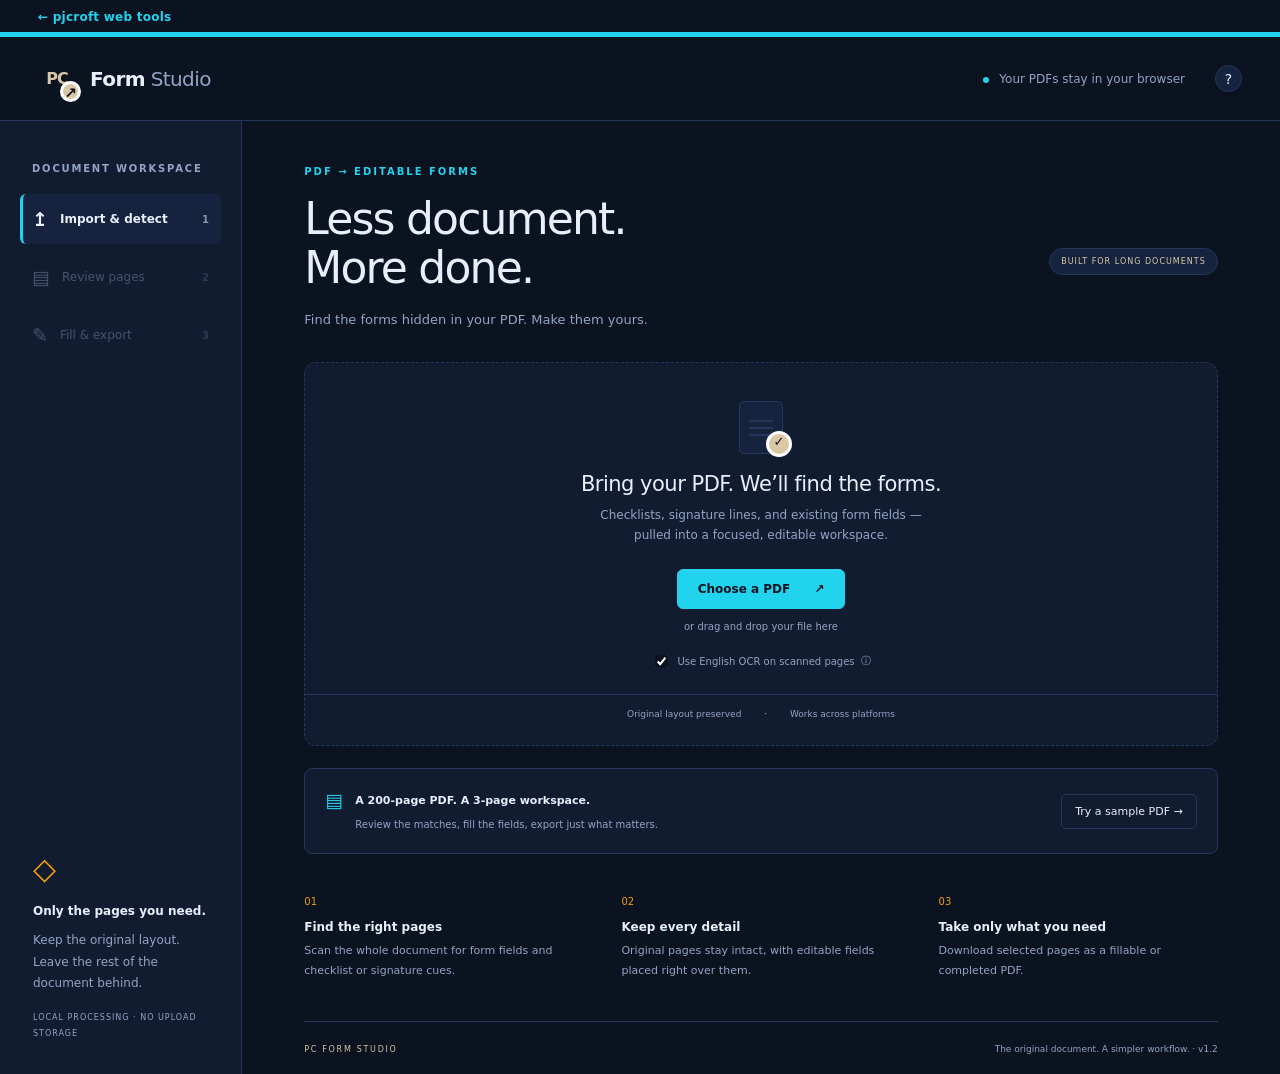
<file: pc-form-studio/index.html>
<!doctype html><html lang="en"><head><meta charset="utf-8"><meta name="viewport" content="width=device-width,initial-scale=1"><meta name="theme-color" content="#0b1220"><title>PC Form Studio</title><link rel="stylesheet" href="style.css"><script src="vendor/pdf-lib.min.js"></script><script src="vendor/tesseract.min.js"></script><script type="module" src="app.js"></script></head><body><div class="homebar"><a href="../">← pjcroft web tools</a></div>
<header><a class="brand" href="./"><span class="logo">PC<span>↗</span></span><span>Form<span class="muted"> Studio</span></span></a><div class="local"><span class="dot"></span> Your PDFs stay in your browser</div><button id="help" class="iconbtn" aria-label="How it works">?</button></header>
<div class="shell"><aside><div class="workspace-label">DOCUMENT WORKSPACE</div><button class="nav active" id="navUpload"><span>↥</span> Import & detect <b>1</b></button><button class="nav" id="navReview" disabled><span>▤</span> Review pages <b>2</b></button><button class="nav" id="navEdit" disabled><span>✎</span> Fill & export <b>3</b></button><div class="aside-bottom"><div class="shield">◇</div><strong>Only the pages you need.</strong><p>Keep the original layout. Leave the rest of the document behind.</p><small>LOCAL PROCESSING · NO UPLOAD STORAGE</small></div></aside>
<main><div class="eyebrow">PDF → EDITABLE FORMS</div><div class="titlebar"><div><h1 id="title">Less document.<br>More done.</h1><p id="subtitle">Find the forms hidden in your PDF. Make them yours.</p></div><span class="tag" id="docTag">BUILT FOR LONG DOCUMENTS</span></div>
<section id="uploadView"><div class="upload-panel" id="dropzone"><div class="paper-icon"><span></span><span></span><span></span><i>✓</i></div><h2>Bring your PDF. We’ll find the forms.</h2><p>Checklists, signature lines, and existing form fields —<br>pulled into a focused, editable workspace.</p><label class="primary filebtn">Choose a PDF <span>↗</span><input type="file" id="file" accept="application/pdf,.pdf"></label><div class="drop-label">or drag and drop your file here</div><label class="ocr-choice"><input id="ocr" type="checkbox" checked> Use English OCR on scanned pages <span title="Slower, but helps detect fields in image-only PDFs.">ⓘ</span></label><div class="upload-foot">Original layout preserved <span>·</span> Works across platforms</div></div><div class="below"><div><span class="tiny-icon">▤</span><strong>A 200-page PDF. A 3-page workspace.</strong><p>Review the matches, fill the fields, export just what matters.</p></div><button id="demo" class="secondary">Try a sample PDF <span>→</span></button></div><div class="features"><div><b>01</b><h3>Find the right pages</h3><p>Scan the whole document for form fields and checklist or signature cues.</p></div><div><b>02</b><h3>Keep every detail</h3><p>Original pages stay intact, with editable fields placed right over them.</p></div><div><b>03</b><h3>Take only what you need</h3><p>Download selected pages as a fillable or completed PDF.</p></div></div></section>
<section id="scanView" hidden><div class="scan-panel"><div class="spinner"></div><h2 id="scanTitle">Finding your form pages…</h2><p id="scanStatus" aria-live="polite">Reading PDF</p><progress id="progress" value="0" max="100"></progress><p class="muted">Scanning at higher resolution for accurate field alignment. Large PDFs can take a few minutes.</p><button id="cancelScan" class="secondary">Cancel scan</button></div></section>
<section id="reviewView" hidden><div class="toolbar"><div><strong id="matchCount"></strong><p>Review suggested pages. You can include or exclude any page.</p></div><div class="actions"><label class="toggle"><input id="showAll" type="checkbox"> Show all pages</label><button id="continue" class="primary">Edit selected pages →</button></div></div><div class="notice">Detection is a starting point. Printed and scanned forms may need extra fields or placement adjustments.</div><div id="pageGrid" class="page-grid"></div><div id="noMatches" hidden class="empty"><h2>No form pages detected</h2><p>Turn on “Show all pages” and select the pages you need.</p></div></section>
<section id="editorView" hidden><div class="editor-toolbar"><div class="actions"><button id="backReview" class="secondary">← Pages</button><select id="pageSelect" aria-label="Current page"></select></div><div class="actions"><button id="zoomOut" class="secondary" aria-label="Zoom out">−</button><span id="zoomLabel">100%</span><button id="zoomIn" class="secondary" aria-label="Zoom in">+</button><button id="export" class="primary">Export PDF ↗</button></div></div><div class="editor-layout"><div class="canvas-scroll"><div id="pageSurface"><canvas id="pageCanvas"></canvas><div id="fieldLayer"></div></div></div><div class="inspector"><div class="workspace-label">EDITABLE FIELDS</div><div class="mode-control"><button id="fillMode" class="selected">Fill</button><button id="layoutMode">Adjust layout</button></div><p id="modeHint" class="hint">Click fields on the page to fill them in.</p><div class="add-label">ADD A FIELD</div><div class="add-grid"><button data-add="text">T <span>Text</span></button><button data-add="check">☑ <span>Checkbox</span></button><button data-add="signature">✎ <span>Signature</span></button><button data-add="date">▦ <span>Date</span></button></div><p class="hint" id="placeHint">Choose a field type, then click the page to place it.</p><div id="fieldSettings" hidden><hr><label>Field label<input id="fieldLabel" type="text"></label><label>Width <input id="fieldWidth" type="range" min="8" max="550"></label><label>Height <input id="fieldHeight" type="range" min="8" max="150"></label><button id="deleteField" class="danger">Delete field</button></div><hr><div id="fieldList"></div><p class="hint">Signatures are visual marks, not certificate-based digital signatures.</p></div></div></section>
<footer><span>PC FORM STUDIO</span><span>The original document. A simpler workflow. · v1.2</span><button id="startOver" hidden>Open another PDF</button></footer></main></div>
<div id="toast" role="status" hidden></div><dialog id="exportDialog"><form method="dialog"><button class="close" aria-label="Close">×</button></form><div class="eyebrow">YOUR DOCUMENT, READY</div><h2>Export selected pages</h2><p id="exportSummary"></p><label class="radio-card"><input type="radio" name="exportMode" value="fillable" checked><div><strong>Fillable PDF</strong><p>Text fields and checkboxes stay editable in PDF readers. Drawn signatures stay visible.</p></div></label><label class="radio-card"><input type="radio" name="exportMode" value="flat"><div><strong>Completed PDF</strong><p>Lock the current entries into the pages for sharing.</p></div></label><button id="download" class="primary wide">Download PDF ↓</button><p class="hint">Only selected pages are exported, in original document order.</p></dialog>
<dialog id="signatureDialog"><form method="dialog"><button class="close" aria-label="Close">×</button></form><h2>Add your signature</h2><p>Draw with your mouse, finger, or stylus.</p><canvas id="signatureCanvas" width="700" height="220"></canvas><div class="actions"><button id="clearSignature" class="secondary">Clear</button><button id="useSignature" class="primary">Use signature</button></div></dialog>
<dialog id="helpDialog"><form method="dialog"><button class="close" aria-label="Close">×</button></form><h2>From long PDF to short form</h2><p>1. Choose a PDF. Existing fields, text cues, printed boxes, and optional English OCR help find relevant pages.</p><p>2. Review the suggested pages. Show all pages to include any missed matches.</p><p>3. Fill the fields. Use Adjust layout to move, resize, rename, or remove fields. Add anything the scan missed.</p><p>4. Export only selected pages as a fillable or completed PDF.</p><p>Detection is heuristic and needs review. Scans with handwriting, other languages, or unusual layouts may need manual fields. Original printed text is preserved as the page background; the overlaid form fields are editable. Unsaved work is lost when this tab closes.</p></dialog>
</body></html>
</file>
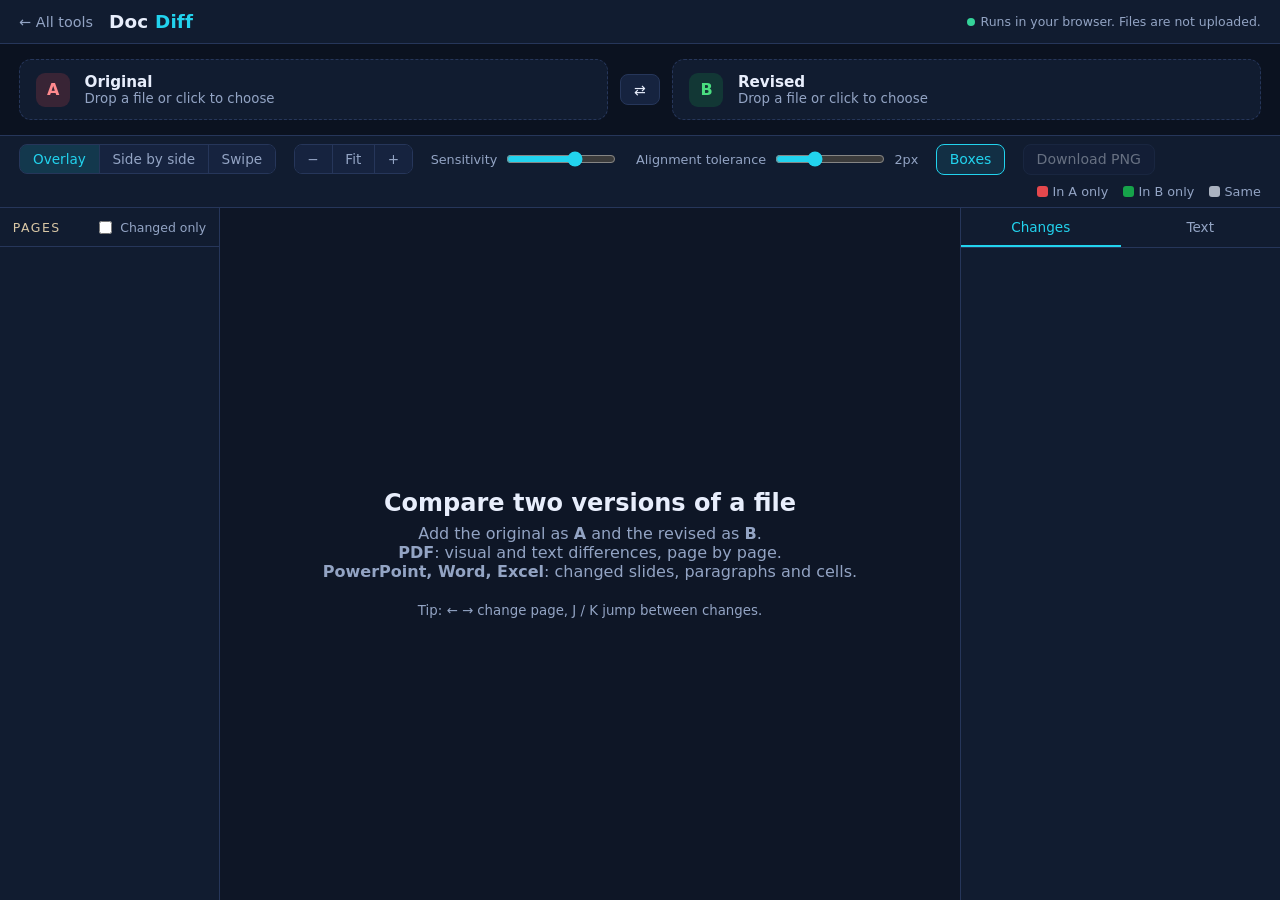
<file: pdf-diff/index.html>
<!doctype html>
<html lang="en">
<head>
<meta charset="utf-8">
<meta name="viewport" content="width=device-width,initial-scale=1">
<title>Doc Diff</title>
<style>
:root{
  --bg:#0b1220; --panel:#111c30; --panel2:#16233f;
  --text:#e8eefc; --muted:#93a4c4; --line:#26365a;
  --accent:#22d3ee; --accent2:#f59e0b; --tan:#d9c7a5;
  --add:#16a34a; --rem:#e5484d;
}
*{box-sizing:border-box}
html,body{height:100%}
body{margin:0;font-family:system-ui,-apple-system,"Segoe UI",sans-serif;color:var(--text);background:var(--bg);display:flex;flex-direction:column;min-height:100vh}
header{display:flex;align-items:center;gap:1rem;padding:.7rem 1.2rem;border-bottom:1px solid var(--line);background:var(--panel)}
header a{color:var(--muted);text-decoration:none;font-size:.9rem}
header a:hover{color:var(--accent)}
header h1{margin:0;font-size:1.15rem;letter-spacing:.01em}
header h1 span{color:var(--accent)}
header .sp{flex:1}
header .priv{font-size:.78rem;color:var(--muted)}
header .priv i{display:inline-block;width:8px;height:8px;border-radius:50%;background:#34d399;margin-right:.35rem}
.btn{appearance:none;border:1px solid var(--line);background:var(--panel2);color:var(--text);padding:.4rem .8rem;border-radius:8px;font:inherit;font-size:.88rem;cursor:pointer}
.btn:hover{border-color:var(--accent);color:var(--accent)}
.btn:disabled{opacity:.4;pointer-events:none}
.btn.on{border-color:var(--accent);color:var(--accent);background:rgba(34,211,238,.1)}

/* upload cards */
.drops{display:grid;grid-template-columns:1fr auto 1fr;gap:.8rem;padding:.9rem 1.2rem;align-items:stretch}
.drop{border:1.5px dashed var(--line);border-radius:12px;padding:.8rem 1rem;background:var(--panel);display:flex;align-items:center;gap:.9rem;cursor:pointer;transition:.15s}
.drop:hover,.drop.over{border-color:var(--accent);background:var(--panel2)}
.drop.has{border-style:solid}
.drop .tag{flex:none;width:34px;height:34px;border-radius:9px;display:grid;place-items:center;font-weight:800}
.drop.a .tag{background:rgba(229,72,77,.18);color:#ff8a8e}
.drop.b .tag{background:rgba(22,163,74,.2);color:#4ade80}
.drop b{display:block;font-size:.95rem}
.drop small{color:var(--muted);display:block;overflow:hidden;text-overflow:ellipsis;white-space:nowrap;max-width:36vw}
.drop input{display:none}
.swap{align-self:center}

/* toolbar */
.bar{display:flex;flex-wrap:wrap;gap:.6rem 1.1rem;align-items:center;padding:.5rem 1.2rem;border-top:1px solid var(--line);border-bottom:1px solid var(--line);background:var(--panel)}
.seg{display:inline-flex;border:1px solid var(--line);border-radius:8px;overflow:hidden}
.seg button{border:0;background:var(--panel2);color:var(--muted);padding:.38rem .8rem;font:inherit;font-size:.85rem;cursor:pointer;border-right:1px solid var(--line)}
.seg button:last-child{border-right:0}
.seg button.on{background:rgba(34,211,238,.15);color:var(--accent)}
.bar label{font-size:.8rem;color:var(--muted);display:flex;align-items:center;gap:.45rem}
.bar input[type=range]{accent-color:var(--accent);width:110px}
.bar .legend{margin-left:auto;display:flex;gap:.9rem;font-size:.8rem;color:var(--muted)}
.legend i{display:inline-block;width:11px;height:11px;border-radius:3px;margin-right:.3rem;vertical-align:-1px}

/* workspace */
.work{flex:1;display:grid;grid-template-columns:220px minmax(0,1fr) 320px;min-height:0;height:calc(100vh - 190px)}
aside{background:var(--panel);overflow:auto;min-height:0}
.left{border-right:1px solid var(--line)}
.right{border-left:1px solid var(--line);display:flex;flex-direction:column}
.side-h{position:sticky;top:0;background:var(--panel);padding:.6rem .8rem;border-bottom:1px solid var(--line);font-size:.78rem;letter-spacing:.12em;text-transform:uppercase;color:var(--tan);display:flex;justify-content:space-between;align-items:center;gap:.5rem;z-index:2}
.side-h label{letter-spacing:0;text-transform:none;font-size:.78rem;color:var(--muted);display:flex;gap:.3rem;align-items:center}
.pg{display:flex;align-items:center;gap:.6rem;padding:.55rem .8rem;border-bottom:1px solid rgba(38,54,90,.6);cursor:pointer;font-size:.88rem}
.pg:hover{background:var(--panel2)}
.pg.sel{background:rgba(34,211,238,.12);box-shadow:inset 3px 0 0 var(--accent)}
.pg .n{font-weight:700;min-width:1.6rem}
.pg .meta{color:var(--muted);font-size:.76rem;margin-left:auto;text-align:right}
.dot{width:9px;height:9px;border-radius:50%;flex:none;background:#475569}
.dot.same{background:#34d399}.dot.changed{background:var(--accent2)}.dot.added{background:var(--add)}.dot.removed{background:var(--rem)}.dot.wait{background:#475569}

.viewer{overflow:auto;background:#0e1626;padding:1rem;min-width:0;position:relative}
.stage{position:relative;margin:0 auto;background:#fff;box-shadow:0 8px 30px rgba(0,0,0,.45);line-height:0}
.stage canvas{width:100%;height:auto;display:block}
.sides{display:grid;grid-template-columns:1fr 1fr;gap:1rem;align-items:start}
.sides .col .cap{line-height:1.3;font-size:.78rem;color:var(--muted);margin:0 0 .35rem;text-align:center}
.swipe canvas.b{position:absolute;inset:0}
.swipe .clip{position:absolute;inset:0}
.swipe .handle{position:absolute;top:0;bottom:0;width:2px;background:var(--accent);box-shadow:0 0 0 1px rgba(0,0,0,.4);pointer-events:none}
.box{position:absolute;border:2px solid var(--accent2);border-radius:4px;background:rgba(245,158,11,.10);pointer-events:auto;cursor:pointer}
.box.sel{border-color:var(--accent);background:rgba(34,211,238,.2);animation:fl .9s ease-out 2}
@keyframes fl{50%{box-shadow:0 0 0 8px rgba(34,211,238,.35)}}
.hide-boxes .box{display:none}
.empty{display:grid;place-items:center;height:100%;text-align:center;color:var(--muted);padding:2rem}
.empty h2{color:var(--text);margin:0 0 .4rem}
.busy{position:absolute;inset:0;background:rgba(11,18,32,.65);display:grid;place-items:center;z-index:5;color:var(--text)}

.tabs{display:flex;border-bottom:1px solid var(--line);position:sticky;top:0;background:var(--panel);z-index:2}
.tabs button{flex:1;border:0;background:none;color:var(--muted);padding:.65rem;font:inherit;font-size:.85rem;cursor:pointer;border-bottom:2px solid transparent}
.tabs button.on{color:var(--accent);border-bottom-color:var(--accent)}
.pane{padding:.4rem 0;overflow:auto;flex:1}
.rg{padding:.55rem .85rem;border-bottom:1px solid rgba(38,54,90,.6);cursor:pointer;font-size:.86rem;display:flex;gap:.6rem;align-items:center}
.rg:hover,.rg.sel{background:var(--panel2)}
.rg .k{font-size:.72rem;font-weight:700;padding:.1rem .5rem;border-radius:999px}
.k.Added{background:rgba(22,163,74,.2);color:#4ade80}.k.Removed{background:rgba(229,72,77,.2);color:#ff8a8e}.k.Modified{background:rgba(245,158,11,.2);color:#fbbf24}
.rg small{color:var(--muted);margin-left:auto}
.note{padding:.8rem .9rem;color:var(--muted);font-size:.85rem}
.txt{padding:.8rem .9rem;font-size:.86rem;line-height:1.75;word-break:break-word}
.txt ins{background:rgba(22,163,74,.22);color:#86efac;text-decoration:none;border-radius:3px;padding:0 2px}
.txt del{background:rgba(229,72,77,.22);color:#fca5a5;border-radius:3px;padding:0 2px}
.sumline{padding:.6rem .9rem;border-bottom:1px solid var(--line);font-size:.84rem;color:var(--muted)}
.sumline b{color:var(--text)}

@media (max-width:1100px){
  .work{grid-template-columns:170px minmax(0,1fr);height:auto}
  .right{grid-column:1/-1;border-left:0;border-top:1px solid var(--line);max-height:50vh}
  .viewer{min-height:60vh}
}
@media (max-width:720px){
  .drops{grid-template-columns:1fr}.swap{justify-self:center}
  .work{grid-template-columns:1fr}.left{max-height:30vh;border-right:0;border-bottom:1px solid var(--line)}
  .sides{grid-template-columns:1fr}.bar .legend{margin-left:0}
}
</style>
</head>
<body>
<header>
  <a href="../">← All tools</a>
  <h1>Doc <span>Diff</span></h1>
  <span class="sp"></span>
  <span class="priv"><i></i>Runs in your browser. Files are not uploaded.</span>
</header>

<section class="drops">
  <label class="drop a" id="dropA"><span class="tag">A</span><span><b>Original</b><small id="nameA">Drop a file or click to choose</small></span><input type="file" accept=".pdf,.pptx,.docx,.xlsx,.pptm,.docm,.xlsm,application/pdf" id="fileA"></label>
  <button class="btn swap" id="swap" title="Swap A and B">⇄</button>
  <label class="drop b" id="dropB"><span class="tag">B</span><span><b>Revised</b><small id="nameB">Drop a file or click to choose</small></span><input type="file" accept=".pdf,.pptx,.docx,.xlsx,.pptm,.docm,.xlsm,application/pdf" id="fileB"></label>
</section>

<div class="bar">
  <div class="seg vis" id="views">
    <button data-v="overlay" class="on">Overlay</button>
    <button data-v="side">Side by side</button>
    <button data-v="swipe">Swipe</button>
  </div>
  <div class="seg vis">
    <button id="zout" title="Zoom out">−</button><button id="zfit" title="Fit width">Fit</button><button id="zin" title="Zoom in">+</button>
  </div>
  <label class="vis">Sensitivity <input type="range" id="thr" min="120" max="245" value="200" title="Higher picks up fainter lines"></label>
  <label class="vis">Alignment tolerance <input type="range" id="tol" min="0" max="6" value="2" title="Ignore tiny shifts of this many pixels"><span id="tolv">2px</span></label>
  <button class="btn on vis" id="boxes">Boxes</button>
  <button class="btn vis" id="png" disabled>Download PNG</button>
  <div class="legend"><span><i style="background:var(--rem)"></i>In A only</span><span><i style="background:var(--add)"></i>In B only</span><span><i style="background:#aab2c0"></i>Same</span></div>
</div>

<main class="work">
  <aside class="left">
    <div class="side-h"><span id="sideTitle">Pages</span><label><input type="checkbox" id="onlyChanged">Changed only</label></div>
    <div id="pages"></div>
  </aside>
  <section class="viewer" id="viewer">
    <div class="empty"><div><h2>Compare two versions of a file</h2>Add the original as <b>A</b> and the revised as <b>B</b>.<br><b>PDF</b>: visual and text differences, page by page.<br><b>PowerPoint, Word, Excel</b>: changed slides, paragraphs and cells.<br><br><small>Tip: ← → change page, J / K jump between changes.</small></div></div>
  </section>
  <aside class="right">
    <div class="tabs"><button class="on" data-t="regions">Changes</button><button data-t="text">Text</button></div>
    <div class="pane" id="pane"></div>
  </aside>
</main>

<script src="vendor/pdf.min.js"></script>
<script src="vendor/jszip.min.js"></script>
<script src="office.js"></script>
<script>
pdfjsLib.GlobalWorkerOptions.workerSrc = 'vendor/pdf.worker.min.js';

const $ = s => document.querySelector(s);
const S = {
  doc:{a:null,b:null}, name:{a:'',b:''}, n:0, dims:[], stats:[],
  cur:0, view:'overlay', thr:200, tol:2, zoom:1, boxes:true, only:false,
  kind:null, res:null, token:0, run:0, cache:new Map(), sel:-1, tab:'regions', swipe:50
};
const COL = {same:[170,178,192], rem:[229,72,77], add:[22,163,74]};

/* ---------- loading ---------- */
const EMPTY = $('#viewer').innerHTML;
function resetSides(){
  S.doc = {a:null,b:null}; S.name = {a:'',b:''}; S.res = null; S.n = 0; S.stats = [];
  for(const x of ['A','B']){ $('#name'+x).textContent = 'Drop a file or click to choose'; $('#drop'+x).classList.remove('has'); }
  $('#viewer').innerHTML = EMPTY; $('#pages').innerHTML = ''; $('#pane').innerHTML = '';
  $('#png').disabled = true; $('#sideTitle').textContent = 'Pages'; $('#onlyChanged').parentNode.style.display = '';
  $('.tabs').style.display = ''; document.body.classList.remove('office');
}
async function loadFile(side, file){
  if(!file) return;
  const ext = (file.name.split('.').pop() || '').toLowerCase();
  if(ext === 'pdf' || file.type === 'application/pdf') return loadPdf(side, file);
  if(['pptx','pptm','docx','docm','xlsx','xlsm'].includes(ext)) return OFF.load(side, file, ext);
  alert('Unsupported file type. Use PDF, PowerPoint (.pptx), Word (.docx) or Excel (.xlsx). Older .ppt, .doc and .xls files need to be re-saved in the newer format first.');
}
async function loadPdf(side, file){
  try{
    const buf = await file.arrayBuffer();
    const doc = await pdfjsLib.getDocument({data:buf}).promise;
    if(S.kind === 'office'){ OFF.reset(); resetSides(); }
    S.kind = 'pdf';
    S.doc[side] = doc;
    S.name[side] = file.name;
    const el = $('#name'+side.toUpperCase());
    el.textContent = file.name + ' · ' + S.doc[side].numPages + ' page' + (S.doc[side].numPages===1?'':'s');
    $('#drop'+side.toUpperCase()).classList.add('has');
    start();
  }catch(e){ alert('Could not read that PDF: ' + (e && e.message || e)); }
}
for(const s of ['A','B']){
  const side = s.toLowerCase(), drop = $('#drop'+s);
  $('#file'+s).addEventListener('change', e => { loadFile(side, e.target.files[0]); e.target.value=''; });
  drop.addEventListener('dragover', e => { e.preventDefault(); drop.classList.add('over'); });
  drop.addEventListener('dragleave', () => drop.classList.remove('over'));
  drop.addEventListener('drop', e => { e.preventDefault(); drop.classList.remove('over'); loadFile(side, e.dataTransfer.files[0]); });
}
$('#swap').onclick = () => {
  if(S.kind === 'office') return OFF.swap();
  [S.doc.a,S.doc.b] = [S.doc.b,S.doc.a]; [S.name.a,S.name.b] = [S.name.b,S.name.a];
  for(const s of ['a','b']){
    $('#name'+s.toUpperCase()).textContent = S.doc[s] ? S.name[s]+' · '+S.doc[s].numPages+' page'+(S.doc[s].numPages===1?'':'s') : 'Drop a file or click to choose';
    $('#drop'+s.toUpperCase()).classList.toggle('has', !!S.doc[s]);
  }
  start();
};

/* ---------- pixel work ---------- */
function inkMask(c, thr){
  const {width:W,height:H} = c, d = c.getContext('2d').getImageData(0,0,W,H).data, m = new Uint8Array(W*H);
  for(let i=0,p=0;i<m.length;i++,p+=4) m[i] = (0.299*d[p]+0.587*d[p+1]+0.114*d[p+2]) < thr ? 1 : 0;
  return m;
}
function dilate(m, W, H, r){
  if(!r) return m;
  const t = new Uint8Array(W*H), o = new Uint8Array(W*H), pre = new Int32Array(Math.max(W,H)+1);
  for(let y=0;y<H;y++){
    const row=y*W; pre[0]=0;
    for(let x=0;x<W;x++) pre[x+1]=pre[x]+m[row+x];
    for(let x=0;x<W;x++){ const lo=Math.max(0,x-r), hi=Math.min(W,x+r+1); t[row+x] = pre[hi]-pre[lo]>0?1:0; }
  }
  for(let x=0;x<W;x++){
    pre[0]=0;
    for(let y=0;y<H;y++) pre[y+1]=pre[y]+t[y*W+x];
    for(let y=0;y<H;y++){ const lo=Math.max(0,y-r), hi=Math.min(H,y+r+1); o[y*W+x] = pre[hi]-pre[lo]>0?1:0; }
  }
  return o;
}
function findRegions(chg, W, H){
  const g = Math.max(8, Math.round(W/70)), gw = Math.ceil(W/g), gh = Math.ceil(H/g);
  const cr = new Uint32Array(gw*gh), ca = new Uint32Array(gw*gh);
  for(let y=0;y<H;y++) for(let x=0;x<W;x++){
    const v = chg[y*W+x]; if(!v) continue;
    const c = ((y/g)|0)*gw + ((x/g)|0); if(v===1) cr[c]++; else ca[c]++;
  }
  const act = new Uint8Array(gw*gh);
  for(let i=0;i<act.length;i++) act[i] = (cr[i]+ca[i]) >= 3 ? 1 : 0;
  const seen = new Uint8Array(gw*gh), out = [];
  for(let s=0;s<act.length;s++){
    if(!act[s] || seen[s]) continue;
    const st=[s]; seen[s]=1; let x0=gw,y0=gh,x1=0,y1=0,rem=0,add=0;
    while(st.length){
      const c=st.pop(), cx=c%gw, cy=(c/gw)|0;
      x0=Math.min(x0,cx); x1=Math.max(x1,cx); y0=Math.min(y0,cy); y1=Math.max(y1,cy); rem+=cr[c]; add+=ca[c];
      for(let dy=-2;dy<=2;dy++) for(let dx=-2;dx<=2;dx++){
        const nx=cx+dx, ny=cy+dy; if(nx<0||ny<0||nx>=gw||ny>=gh) continue;
        const n=ny*gw+nx; if(act[n] && !seen[n]){ seen[n]=1; st.push(n); }
      }
    }
    const kind = add < rem*0.1 ? 'Removed' : rem < add*0.1 ? 'Added' : 'Modified';
    out.push({x:x0*g, y:y0*g, w:Math.min(W,(x1+1)*g)-x0*g, h:Math.min(H,(y1+1)*g)-y0*g, rem, add, kind});
  }
  out.sort((p,q) => (p.y-q.y) || (p.x-q.x));
  return out.slice(0,300);
}
function diffCanvases(ca, cb, thr, tol){
  const W=ca.width, H=ca.height, r = Math.round(tol * W/1400);
  const ia = inkMask(ca,thr), ib = inkMask(cb,thr), da = dilate(ia,W,H,r), db = dilate(ib,W,H,r);
  const img = new ImageData(W,H), px = img.data, chg = new Uint8Array(W*H);
  let nRem=0, nAdd=0, nAny=0;
  for(let i=0,p=0;i<ia.length;i++,p+=4){
    let c = null;
    if(ia[i] && !db[i]){ c=COL.rem; chg[i]=1; nRem++; }
    else if(ib[i] && !da[i]){ c=COL.add; chg[i]=2; nAdd++; }
    else if(ia[i]||ib[i]) c=COL.same;
    if(ia[i]||ib[i]) nAny++;
    if(c){ px[p]=c[0]; px[p+1]=c[1]; px[p+2]=c[2]; px[p+3]=255; } else { px[p]=px[p+1]=px[p+2]=255; px[p+3]=255; }
  }
  const out = document.createElement('canvas'); out.width=W; out.height=H;
  out.getContext('2d').putImageData(img,0,0);
  return {out, regions:findRegions(chg,W,H), pct: nAny ? (nRem+nAdd)/nAny*100 : 0, nRem, nAdd};
}

/* ---------- pages ---------- */
async function pageDims(){
  S.dims = [];
  for(let i=1;i<=S.n;i++){
    const d = {};
    for(const s of ['a','b']){
      if(S.doc[s] && i<=S.doc[s].numPages){ const v=(await S.doc[s].getPage(i)).getViewport({scale:1}); d[s]={w:v.width,h:v.height}; }
    }
    S.dims.push(d);
  }
}
async function renderTo(doc, i, W, H, scale){
  const c = document.createElement('canvas'); c.width=W; c.height=H;
  const ctx = c.getContext('2d'); ctx.fillStyle='#fff'; ctx.fillRect(0,0,W,H);
  if(doc && i<=doc.numPages){
    const p = await doc.getPage(i);
    await p.render({canvasContext:ctx, viewport:p.getViewport({scale})}).promise;
  }
  return c;
}
async function computePage(i, W, keep){
  const key = [i,W,S.thr,S.tol,S.run].join('|');
  if(keep && S.cache.has(key)) return S.cache.get(key);
  const d = S.dims[i-1];
  const mw = Math.max(d.a?d.a.w:0, d.b?d.b.w:0), mh = Math.max(d.a?d.a.h:0, d.b?d.b.h:0);
  const H = Math.round(W*mh/mw), scale = W/mw;
  const ca = await renderTo(S.doc.a, i, W, H, scale), cb = await renderTo(S.doc.b, i, W, H, scale);
  const r = diffCanvases(ca, cb, S.thr, S.tol);
  r.W=W; r.H=H;
  r.state = !d.a ? 'added' : !d.b ? 'removed' : r.regions.length ? 'changed' : 'same';
  if(keep){ r.ca=ca; r.cb=cb; S.cache.set(key,r); if(S.cache.size>4) S.cache.delete(S.cache.keys().next().value); }
  return r;
}

/* ---------- run ---------- */
async function start(){
  if(!S.doc.a || !S.doc.b){ return; }
  const run = ++S.run;
  S.n = Math.max(S.doc.a.numPages, S.doc.b.numPages);
  S.cache.clear(); S.stats = new Array(S.n).fill(null); S.cur = 1; S.sel = -1;
  $('#png').disabled = true;
  await pageDims(); if(run!==S.run) return;
  renderList();
  show(1);
  for(let i=1;i<=S.n;i++){
    if(run!==S.run) return;
    const r = await computePage(i, 800, false);
    if(run!==S.run) return;
    S.stats[i-1] = {state:r.state, pct:r.pct, n:r.regions.length};
    renderList();
    await new Promise(res => setTimeout(res));
  }
}
function renderList(){
  const box = $('#pages'); box.innerHTML = '';
  for(let i=1;i<=S.n;i++){
    const st = S.stats[i-1];
    if(S.only && st && st.state==='same') continue;
    const d = document.createElement('div');
    d.className = 'pg' + (i===S.cur?' sel':'');
    const label = !st ? 'comparing…' : st.state==='same' ? 'identical' : st.state==='added' ? 'new page' : st.state==='removed' ? 'page removed'
      : st.n + ' change' + (st.n===1?'':'s') + ' · ' + (st.pct<10?st.pct.toFixed(1):Math.round(st.pct)) + '%';
    d.innerHTML = `<span class="dot ${st?st.state:'wait'}"></span><span class="n">${i}</span><span class="meta">${label}</span>`;
    d.onclick = () => show(i);
    box.appendChild(d);
  }
}
$('#onlyChanged').onchange = e => { S.only = e.target.checked; if(S.kind === 'office') OFF.render(); else renderList(); };

async function show(i){
  S.cur = i; S.sel = -1; const my = ++S.token;
  renderList();
  const v = $('#viewer'); let b = v.querySelector('.busy');
  if(!b){ b = document.createElement('div'); b.className='busy'; b.textContent='Rendering page '+i+'…'; v.appendChild(b); }
  const r = await computePage(i, 1400, true);
  if(my!==S.token) return;
  S.res = r;
  S.stats[i-1] = {state:r.state, pct:r.pct, n:r.regions.length};
  renderList();
  $('#png').disabled = false;
  paint(); renderPane();
}

/* ---------- viewer ---------- */
function boxEls(){
  const frag = document.createDocumentFragment();
  S.res.regions.forEach((g,k) => {
    const e = document.createElement('div'); e.className='box'+(k===S.sel?' sel':''); e.dataset.k=k;
    e.style.cssText = `left:${g.x/S.res.W*100}%;top:${g.y/S.res.H*100}%;width:${g.w/S.res.W*100}%;height:${g.h/S.res.H*100}%`;
    e.title = g.kind;
    e.onclick = ev => { ev.stopPropagation(); selectRegion(k, false); };
    frag.appendChild(e);
  });
  return frag;
}
function paint(){
  const v = $('#viewer'), r = S.res, z = S.zoom*100 + '%';
  v.innerHTML = ''; v.classList.toggle('hide-boxes', !S.boxes);
  const stage = cls => { const s=document.createElement('div'); s.className='stage '+(cls||''); return s; };
  if(S.view==='overlay'){
    const s = stage(); s.style.width=z; s.appendChild(r.out); s.appendChild(boxEls()); v.appendChild(s);
  }else if(S.view==='side'){
    const wrap = document.createElement('div'); wrap.className='sides'; wrap.style.width=z;
    for(const [k,lab,c] of [['a','A · '+S.name.a,r.ca],['b','B · '+S.name.b,r.cb]]){
      const col = document.createElement('div'); col.className='col';
      col.innerHTML = `<p class="cap"></p>`; col.firstChild.textContent = lab;
      const s = stage(); s.appendChild(c); s.appendChild(boxEls()); col.appendChild(s); wrap.appendChild(col);
    }
    v.appendChild(wrap);
  }else{
    const s = stage('swipe'); s.style.width=z;
    r.ca.className='a'; r.cb.className='b';
    const clip = document.createElement('div'); clip.className='clip'; clip.appendChild(r.cb);
    const h = document.createElement('div'); h.className='handle';
    s.appendChild(r.ca); s.appendChild(clip); s.appendChild(h); s.appendChild(boxEls());
    const setX = p => { S.swipe=p; clip.style.clipPath=`inset(0 0 0 ${p}%)`; h.style.left=p+'%'; };
    setX(S.swipe);
    const move = e => { const bb=s.getBoundingClientRect(); setX(Math.max(0,Math.min(100,(e.clientX-bb.left)/bb.width*100))); };
    s.addEventListener('pointerdown', e => { if(e.target.classList.contains('box')) return; s.setPointerCapture(e.pointerId); move(e); s.onpointermove=move; });
    s.addEventListener('pointerup', () => { s.onpointermove=null; });
    s.style.cursor='ew-resize'; s.style.touchAction='none';
    v.appendChild(s);
  }
}
function selectRegion(k, scroll=true){
  S.sel = k;
  document.querySelectorAll('.box').forEach(b => b.classList.toggle('sel', +b.dataset.k===k));
  document.querySelectorAll('.rg').forEach(b => b.classList.toggle('sel', +b.dataset.k===k));
  if(scroll){ const b=document.querySelector('.box[data-k="'+k+'"]'); if(b) b.scrollIntoView({block:'center',inline:'center',behavior:'smooth'}); }
}

/* ---------- right pane ---------- */
function renderPane(){
  const p = $('#pane'), r = S.res;
  document.querySelectorAll('.tabs button').forEach(b => b.classList.toggle('on', b.dataset.t===S.tab));
  if(S.tab==='regions'){
    p.innerHTML = '';
    if(r.state==='added'||r.state==='removed'){
      p.innerHTML = `<div class="note">Page ${S.cur} exists only in ${r.state==='added'?'B (new page)':'A (page removed)'}.</div>`;
      return;
    }
    const head = document.createElement('div'); head.className='sumline';
    head.innerHTML = r.regions.length ? `<b>${r.regions.length}</b> change${r.regions.length===1?'':'s'} on page ${S.cur} · <b>${r.pct<10?r.pct.toFixed(1):Math.round(r.pct)}%</b> of drawn content` : `Page ${S.cur} is <b>identical</b> at this sensitivity.`;
    p.appendChild(head);
    r.regions.forEach((g,k) => {
      const e = document.createElement('div'); e.className='rg'+(k===S.sel?' sel':''); e.dataset.k=k;
      e.innerHTML = `<span class="k ${g.kind}">${g.kind}</span><span>Change ${k+1}</span><small>${Math.round(g.x/r.W*100)}% → · ${Math.round(g.y/r.H*100)}% ↓</small>`;
      e.onclick = () => selectRegion(k);
      p.appendChild(e);
    });
    if(r.regions.length===300){ const n=document.createElement('div'); n.className='note'; n.textContent='Showing the first 300 changes. Lower the sensitivity or raise the tolerance to reduce noise.'; p.appendChild(n); }
  }else{
    p.innerHTML = '<div class="note">Reading text…</div>';
    textDiff(S.cur).then(h => { if(S.tab==='text' && S.res===r) p.innerHTML = h; });
  }
}
document.querySelectorAll('.tabs button').forEach(b => b.onclick = () => { S.tab=b.dataset.t; if(S.res) renderPane(); });

async function tokens(doc, i){
  if(!doc || i>doc.numPages) return null;
  const tc = await (await doc.getPage(i)).getTextContent();
  return tc.items.map(x => x.str).join(' ').split(/\s+/).filter(Boolean);
}
const esc = s => s.replace(/[&<>]/g, c => ({'&':'&amp;','<':'&lt;','>':'&gt;'}[c]));
async function textDiff(i){
  const A = await tokens(S.doc.a,i), B = await tokens(S.doc.b,i);
  if(!A && !B) return '<div class="note">No page.</div>';
  const a = A||[], b = B||[];
  if(!a.length && !b.length) return '<div class="note">No selectable text on this page (it may be a scanned image or pure drawing). Use the visual comparison.</div>';
  let s=0; while(s<a.length && s<b.length && a[s]===b[s]) s++;
  let ea=a.length, eb=b.length; while(ea>s && eb>s && a[ea-1]===b[eb-1]){ ea--; eb--; }
  const ma=a.slice(s,ea), mb=b.slice(s,eb);
  let parts=[], rem=0, add=0;
  if(ma.length*mb.length > 9e6){
    return '<div class="note">This page has too much changed text to diff word by word. See the visual comparison.</div>';
  }
  const n=ma.length, m=mb.length, w=m+1, L=new Uint16Array((n+1)*w);
  for(let x=n-1;x>=0;x--) for(let y=m-1;y>=0;y--) L[x*w+y] = ma[x]===mb[y] ? L[(x+1)*w+y+1]+1 : Math.max(L[(x+1)*w+y], L[x*w+y+1]);
  let x=0,y=0; const mid=[];
  while(x<n && y<m){
    if(ma[x]===mb[y]){ mid.push(['=',ma[x]]); x++; y++; }
    else if(L[(x+1)*w+y] >= L[x*w+y+1]){ mid.push(['-',ma[x]]); x++; rem++; }
    else { mid.push(['+',mb[y]]); y++; add++; }
  }
  while(x<n){ mid.push(['-',ma[x++]]); rem++; }
  while(y<m){ mid.push(['+',mb[y++]]); add++; }
  const ctx = 6, all = [...a.slice(Math.max(0,s-ctx),s).map(t=>['=',t]), ...mid, ...a.slice(ea,ea+ctx).map(t=>['=',t])];
  if(!rem && !add){
    return `<div class="sumline">Text is <b>identical</b> on this page.${(S.res.state==='changed')?' The differences are graphical (lines, symbols, dimensions as artwork).':''}</div>`;
  }
  // collapse long unchanged runs
  const html=[]; let run=[];
  const flush=()=>{ if(run.length>14){ html.push(esc(run.slice(0,6).join(' '))+' <span style="color:var(--muted)">…</span> '+esc(run.slice(-6).join(' '))); } else if(run.length) html.push(esc(run.join(' '))); run=[]; };
  for(const [op,t] of all){
    if(op==='='){ run.push(t); continue; }
    flush(); html.push(op==='+' ? `<ins>${esc(t)}</ins>` : `<del>${esc(t)}</del>`);
  }
  flush();
  return `<div class="sumline"><b>${add}</b> word${add===1?'':'s'} added · <b>${rem}</b> removed</div><div class="txt">${html.join(' ')}</div>`;
}

/* ---------- controls ---------- */
document.querySelectorAll('#views button').forEach(b => b.onclick = () => {
  S.view=b.dataset.v; document.querySelectorAll('#views button').forEach(x=>x.classList.toggle('on',x===b)); if(S.res) paint();
});
$('#zin').onclick = () => { S.zoom=Math.min(5,S.zoom*1.25); if(S.res) paint(); };
$('#zout').onclick = () => { S.zoom=Math.max(.4,S.zoom/1.25); if(S.res) paint(); };
$('#zfit').onclick = () => { S.zoom=1; if(S.res) paint(); };
$('#boxes').onclick = e => { S.boxes=!S.boxes; e.target.classList.toggle('on',S.boxes); $('#viewer').classList.toggle('hide-boxes',!S.boxes); };
let tm;
function reflow(){ $('#tolv').textContent = S.tol+'px'; clearTimeout(tm); tm=setTimeout(start, 300); }
$('#thr').oninput = e => { S.thr=+e.target.value; reflow(); };
$('#tol').oninput = e => { S.tol=+e.target.value; reflow(); };
$('#png').onclick = () => {
  const r=S.res, bar=44, c=document.createElement('canvas'); c.width=r.W; c.height=r.H+bar;
  const x=c.getContext('2d'); x.fillStyle='#0b1220'; x.fillRect(0,0,c.width,c.height);
  x.drawImage(r.out,0,bar);
  x.strokeStyle='#f59e0b'; x.lineWidth=3; r.regions.forEach(g => x.strokeRect(g.x,g.y+bar,g.w,g.h));
  x.font='600 15px system-ui,sans-serif'; x.fillStyle='#e8eefc'; x.textBaseline='middle';
  x.fillText(`A: ${S.name.a}   →   B: ${S.name.b}   ·   page ${S.cur}   ·   ${r.regions.length} change${r.regions.length===1?'':'s'}`, 14, bar/2);
  c.toBlob(b => { const a=document.createElement('a'); a.href=URL.createObjectURL(b); a.download='diff-page-'+S.cur+'.png'; a.click(); setTimeout(()=>URL.revokeObjectURL(a.href),2000); });
};
document.addEventListener('keydown', e => {
  if(!S.res || /INPUT|TEXTAREA/.test(e.target.tagName)) return;
  if(e.key==='ArrowRight' && S.cur<S.n) show(S.cur+1);
  else if(e.key==='ArrowLeft' && S.cur>1) show(S.cur-1);
  else if(e.key==='j'||e.key==='k'){
    const n=S.res.regions.length; if(!n) return;
    selectRegion(e.key==='j' ? (S.sel+1)%n : (S.sel<=0 ? n-1 : S.sel-1));
  }
});
</script>
</body>
</html>
</file>
<file: pc-form-studio/style.css>
:root{--green:#0b1220;--lime:#d9c7a5;--gold:#f59e0b;--ink:#0b1220;--muted:#475569;--border:#cbd5e1;--paper:#f8fafc}*{box-sizing:border-box}body{margin:0;background:var(--paper);color:var(--ink);font-family:Inter,ui-sans-serif,system-ui,-apple-system,BlinkMacSystemFont,"Segoe UI",sans-serif;font-size:14px}button,input,select{font:inherit}button,a,label.filebtn{ -webkit-tap-highlight-color:transparent}button{cursor:pointer}button:disabled{opacity:.4;cursor:default}button:focus-visible,a:focus-visible,input:focus-visible,select:focus-visible{outline:3px solid #22d3ee;outline-offset:3px}[hidden]{display:none!important}header{height:88px;border-bottom:1px solid var(--border);display:flex;align-items:center;justify-content:space-between;padding:0 38px;background:#fff}.brand{display:flex;gap:14px;align-items:center;text-decoration:none;color:var(--ink);font-size:20px;font-weight:650;letter-spacing:-.6px}.muted{color:var(--muted);font-weight:400}.logo{position:relative;width:38px;height:40px;border-radius:9px;background:var(--green);color:white;display:grid;place-items:center;font-size:24px}.logo span{position:absolute;font-size:15px;right:-5px;bottom:-3px;border-radius:50%;background:var(--lime);color:var(--green);width:21px;height:21px;text-align:center;border:3px solid white}.local{margin-left:auto;margin-right:30px;color:#687b71;font-size:12px}.dot{display:inline-block;width:6px;height:6px;background:#89a86a;border-radius:50%;margin-right:7px}.iconbtn{background:white;border:1px solid var(--border);border-radius:50%;width:27px;height:27px;color:#758377}.shell{display:grid;grid-template-columns:242px minmax(0,1fr);min-height:calc(100vh - 88px)}aside{background:#fff;border-right:1px solid var(--border);padding:42px 20px 25px;display:flex;flex-direction:column}.workspace-label{font-size:10px;font-weight:650;letter-spacing:1.8px;color:#8b958d;padding:0 12px;margin-bottom:20px}.nav{width:100%;display:flex;align-items:center;gap:12px;padding:14px 12px;background:transparent;border:0;border-radius:6px;text-align:left;font-size:12px;color:#758276;margin-bottom:8px}.nav>span{font-size:19px}.nav b{margin-left:auto;font-size:10px;opacity:.55}.nav.active{background:#edf2e8;color:var(--green);font-weight:650}.aside-bottom{margin-top:auto;padding:140px 13px 10px}.aside-bottom strong{font-size:12px}.aside-bottom p{font-size:12px;line-height:1.8;color:#859086}.aside-bottom small{font-size:8px;letter-spacing:1px;color:#9da69b}.shield{font-size:30px;color:#719274;margin-bottom:16px}main{padding:45px 6% 20px;max-width:1800px;width:100%;margin:auto}.eyebrow{font-size:10px;font-weight:700;letter-spacing:2px;color:#74916c;margin-bottom:17px}.titlebar{display:flex;align-items:center;justify-content:space-between;margin-bottom:32px;gap:20px}h1{font-weight:500;font-size:44px;line-height:1.12;letter-spacing:-1.8px;margin:0 0 16px}p{line-height:1.65}#subtitle{margin:0;color:#849083;font-size:13px}.tag{border:1px solid #dce4d5;border-radius:20px;color:#879379;padding:8px 11px;font-size:8px;letter-spacing:1px;white-space:nowrap}.upload-panel{border:1px dashed #b9cab1;border-radius:12px;background:#fff;display:flex;align-items:center;flex-direction:column;padding:38px 20px 0;min-height:384px;text-align:center}.upload-panel.drag{background:#eff5e6;outline:2px solid #739652}.paper-icon{position:relative;width:44px;height:53px;background:#f4f6ef;border:1px solid #d7dfcd;border-radius:5px;margin-bottom:18px;padding:13px 9px}.paper-icon span{display:block;height:2px;background:#b6c4a6;margin:5px 0}.paper-icon i{font-size:13px;font-style:normal;position:absolute;right:-10px;bottom:-4px;border:3px solid white;border-radius:50%;background:var(--lime);width:26px;height:26px;color:var(--green)}h2{font-size:21px;font-weight:500;letter-spacing:-.5px;margin:0 0 10px}.upload-panel p{color:#899184;font-size:12px;margin:0 0 23px}.primary{border:1px solid var(--green);background:var(--green);color:#fff;border-radius:6px;padding:12px 20px;font-weight:550;font-size:12px;display:inline-flex;align-items:center;justify-content:center;gap:24px}.primary:hover{background:#2b5546}.filebtn{position:relative;overflow:hidden;cursor:pointer}.filebtn input{position:absolute;inset:0;opacity:0;width:100%;cursor:pointer}.drop-label{font-size:10px;color:#9ba393;margin-top:12px}.ocr-choice{font-size:10px;color:#7b8876;margin:20px 0 23px;display:flex;gap:6px;align-items:center}input[type=checkbox],input[type=radio]{accent-color:var(--green)}.upload-foot{border-top:1px solid #eef0e8;width:calc(100% + 40px);padding:14px;color:#939d8c;font-size:9px}.upload-foot span{margin:0 20px;color:#bac5b3}.below{display:flex;justify-content:space-between;align-items:center;margin-top:22px;gap:15px;background:#edf1e7;border-radius:8px;padding:20px}.below strong{font-size:11px;font-weight:550}.below p{font-size:10px;color:#929c88;margin:6px 0 0 30px}.tiny-icon{font-size:19px;margin-right:12px;vertical-align:middle;color:#748564}.secondary{border:1px solid #d5ded1;background:transparent;color:#52664e;border-radius:5px;padding:10px 13px;font-size:11px;white-space:nowrap}.secondary:hover{background:#e6ecdf}.features{display:grid;grid-template-columns:repeat(3,1fr);gap:38px;margin:38px 0 40px}.features b{color:#abb89a;font-size:10px;font-weight:500}.features h3{font-size:12px;font-weight:550;margin:12px 0 7px}.features p{font-size:11px;color:#8d9784;margin:0;line-height:1.8}footer{display:flex;justify-content:space-between;align-items:center;border-top:1px solid var(--border);padding:22px 0 0;color:#a1aa97;font-size:9px}footer>span:first-child{letter-spacing:1.7px;font-size:8px}footer button{border:0;background:none;color:var(--green);font-size:11px}.scan-panel{padding:70px 25px;text-align:center;background:white;border:1px solid var(--border);border-radius:12px}.spinner{margin:0 auto 25px;width:36px;height:36px;border:3px solid #e5ebdf;border-top-color:var(--green);border-radius:50%;animation:spin 1s linear infinite}@keyframes spin{to{transform:rotate(360deg)}}progress{width:70%;height:8px;accent-color:var(--green);margin:20px}.toolbar,.editor-toolbar{display:flex;align-items:center;justify-content:space-between;gap:15px;padding:18px 0}.toolbar p{color:var(--muted);font-size:11px;margin:7px 0 0}.actions{display:flex;align-items:center;gap:10px}.toggle{font-size:11px;display:flex;gap:5px;align-items:center;white-space:nowrap}.notice{font-size:11px;padding:12px 16px;background:#eef2e7;color:#728361;border-radius:5px;margin-bottom:24px}.page-grid{display:grid;grid-template-columns:repeat(auto-fill,minmax(185px,1fr));gap:22px;padding-bottom:30px}.page-card{border:1px solid var(--border);border-radius:8px;background:#fff;padding:10px;cursor:pointer}.page-card.checked{border:2px solid #6c8e5e;padding:9px;background:#f4f8ee}.thumbnail{height:235px;background:#eceee9;display:flex;align-items:center;justify-content:center;overflow:hidden;border-radius:4px}.thumbnail canvas{max-width:100%;max-height:100%;object-fit:contain}.page-card header{height:auto;padding:12px 0 4px;border:0;background:transparent;font-size:12px;font-weight:550;gap:6px}.page-card small{font-size:9px;color:#7f8e74;display:block;min-height:30px;line-height:1.5;margin:5px 0}.empty{text-align:center;padding:60px}.editor-layout{display:grid;grid-template-columns:minmax(0,1fr) 225px;border:1px solid var(--border);border-radius:8px;overflow:hidden;margin-bottom:25px}.canvas-scroll{background:#e7ebe4;padding:25px;overflow:auto;height:72vh;min-height:500px}#pageSurface{position:relative;margin:0 auto;background:white;box-shadow:0 3px 14px #182e3520}#pageCanvas{position:absolute;inset:0;width:100%;height:100%}#fieldLayer{position:absolute;inset:0}.field{position:absolute;background:#22d3ee33;border:1px solid #22d3ee88;min-width:8px;min-height:8px}.field.selected{outline:2px solid #274c39;outline-offset:1px}.field input[type=text],.field textarea{width:100%;height:100%;padding:1px 3px;border:0;background:transparent;color:#183f36;resize:none;display:block;font-family:Arial,sans-serif;outline:0!important;border-radius:0}.field input[type=checkbox]{width:100%;height:100%;margin:0;display:block;cursor:pointer}.field.signature{cursor:pointer;display:flex;align-items:center;justify-content:center}.field.signature img{width:100%;height:100%;object-fit:contain}.field.signature span{font-size:10px;color:#637957}.field.layout{cursor:move}.field.layout>*{pointer-events:none}.inspector{background:white;padding:20px 16px;overflow:auto;max-height:72vh}.inspector .workspace-label{padding:0;font-size:9px;margin:0 0 17px}.mode-control{display:flex;background:#f1f4ed;padding:3px;border-radius:5px}.mode-control button{background:transparent;border:0;border-radius:4px;font-size:10px;padding:8px;flex:1;color:#7d8b70}.mode-control button.selected{background:white;color:var(--green);box-shadow:0 1px 5px #00000012}.hint{font-size:10px;color:#88967c;line-height:1.7}.add-label{font-size:9px;letter-spacing:1px;color:#859178;margin:22px 0 10px}.add-grid{display:grid;grid-template-columns:1fr 1fr;gap:7px}.add-grid button{border:1px solid var(--border);border-radius:4px;padding:9px 6px;background:white;color:#4d6743;text-align:left;font-size:15px}.add-grid button span{font-size:10px;margin-left:5px}.add-grid button.chosen{background:#e9f3da;border-color:#789464}hr{border:0;border-top:1px solid var(--border);margin:20px 0}.inspector label{font-size:10px;display:block;margin:12px 0}.inspector input[type=text]{width:100%;margin-top:5px;padding:7px;border:1px solid var(--border);border-radius:4px}.inspector input[type=range]{width:100%;accent-color:var(--green)}.danger{font-size:10px;color:#a24b3b;border:1px solid #ecd6cf;background:#fff9f7;border-radius:4px;padding:8px}.field-row{padding:9px 5px;border-bottom:1px solid #eef0e9;display:flex;gap:7px;font-size:10px;cursor:pointer}.field-row:hover{background:#f1f6e9}select{max-width:180px;padding:9px;border:1px solid var(--border);border-radius:5px;background:white;color:var(--green);font-size:11px}#zoomLabel{font-size:10px}#toast{position:fixed;bottom:30px;left:50%;transform:translateX(-50%);background:var(--green);color:white;padding:14px 22px;border-radius:8px;z-index:100;max-width:90vw;box-shadow:0 6px 25px #0002;font-size:12px}dialog{border:1px solid var(--border);border-radius:14px;padding:35px;max-width:500px;width:calc(100% - 35px);color:var(--ink);box-shadow:0 25px 100px #1233}dialog::backdrop{background:#17382b70;backdrop-filter:blur(3px)}dialog p{font-size:12px;color:var(--muted)}.close{position:absolute;right:14px;top:10px;border:0;background:none;font-size:24px;color:#7d8b70}.radio-card{display:flex;gap:12px;border:1px solid var(--border);border-radius:7px;padding:16px;margin:15px 0;cursor:pointer}.radio-card strong{font-size:12px}.radio-card p{font-size:11px;margin:6px 0 0}.wide{width:100%}#signatureDialog{max-width:650px}#signatureCanvas{width:100%;height:180px;border:1px dashed #abc09b;border-radius:5px;margin:10px 0 20px;touch-action:none}@media(min-width:1500px){main{padding-left:8%;padding-right:8%}}@media(max-width:1050px){main{padding:35px 30px}.shell{grid-template-columns:195px 1fr}aside{padding:30px 12px}.tag{display:none}.editor-layout{grid-template-columns:minmax(0,1fr) 190px}.toolbar{align-items:flex-start;flex-direction:column}}@media(max-width:740px){header{height:70px;padding:0 20px}.brand{font-size:17px}.local{display:none}.shell{display:block}aside{flex-direction:row;border-right:0;border-bottom:1px solid var(--border);padding:9px 15px;gap:5px}aside .workspace-label,.aside-bottom{display:none}.nav{margin:0;padding:9px;font-size:10px;gap:6px}.nav b{display:none}.nav>span{font-size:15px}main{padding:28px 18px}h1{font-size:37px}.titlebar{margin-bottom:25px}.upload-panel{padding-top:30px}.upload-panel h2{font-size:19px}.below{flex-direction:column;align-items:flex-start}.features{gap:15px;margin-top:30px}.features h3{font-size:11px}.features p{font-size:10px}.editor-layout{display:flex;flex-direction:column}.inspector{max-height:none}.canvas-scroll{height:65vh;min-height:350px;padding:15px}.editor-toolbar{flex-wrap:wrap}.actions{flex-wrap:wrap}.toolbar .actions{gap:15px}.page-grid{grid-template-columns:repeat(2,minmax(0,1fr));gap:10px}.thumbnail{height:190px}footer>span:nth-child(2){display:none}.add-grid{grid-template-columns:repeat(4,1fr)}}

/* PC collection: deep forest green, warm gold, and ivory. */
header{border-top:4px solid var(--gold)}
.brand{color:var(--green)}.logo{color:#d9c7a5;font-size:16px;letter-spacing:-1px;font-weight:750}.logo span{color:var(--green);background:#d9c7a5;letter-spacing:0}
.nav.active{background:#f3ecd8;border-left:3px solid var(--gold);padding-left:9px;color:var(--green)}
.eyebrow{color:#947021}.tag{background:#f5efde;border-color:#e0c887;color:#806321}
.primary{background:var(--green);border-color:var(--green);color:#f4dfa0;box-shadow:inset 0 1px #ffffff12}.primary:hover{background:#23553a}
.upload-panel{border-color:#cbb576}.upload-panel.drag{background:#f7f0dc;outline-color:#f59e0b}.paper-icon{background:#f6f0df;border-color:#d7c48d}.paper-icon span{background:#bea159}
.below{background:#efeddf;border:1px solid #e3dbc2}.features b{color:#a3802e}.tiny-icon,.shield{color:#a37e24}
.secondary:hover{background:#f2ebd5}.secondary{border-color:#d8d3bc;color:#476044}.notice{background:#f4eddb;color:#786333}
.field{background:#f59e0b33;border-color:#f59e0b88}.field.selected{outline-color:var(--green)}
.page-card.checked{background:#faf6e9;border-color:#f59e0b}.mode-control{background:#f0edde}.mode-control button.selected{color:var(--green)}
.add-grid button.chosen{background:#f3e7c2;border-color:#f59e0b}.field-row:hover{background:#f5eedb}
input[type=checkbox],input[type=radio],progress,.inspector input[type=range]{accent-color:var(--green)}
button:focus-visible,a:focus-visible,input:focus-visible,select:focus-visible{outline-color:#f59e0b}
footer>span:first-child{color:#927023}#signatureCanvas{border-color:#bca05e}.spinner{border-top-color:#f59e0b}


/* Midnight Electric override (2026-10-24) — navy / cyan / amber / beige-tan.
   Keeps the document workspace light so PDF pages stay readable. */
header{border-top:4px solid #22d3ee}
.brand{color:#0b1220}
.logo{background:#0b1220;color:#d9c7a5}
.logo span{background:#d9c7a5;color:#0b1220}
.nav.active{background:#e0f2fe;border-left:3px solid #22d3ee;color:#0b1220}
.eyebrow{color:#0e7490}
.tag{background:#ecfeff;border-color:#22d3ee;color:#0e7490}
.primary{background:#0b1220;border-color:#0b1220;color:#d9c7a5}
.primary:hover{background:#16324f}

/* Midnight Electric v2 (2026-10-24) — full dark chrome.
   PDF pages themselves stay white; everything around them goes navy. */
.homebar{background:#0b1220;border-bottom:1px solid #22d3ee;padding:8px 38px}
.homebar a{color:#22d3ee;text-decoration:none;font-size:12px;font-weight:600;letter-spacing:.02em}
.homebar a:hover{color:#d9c7a5}
body{background:#0b1220;color:#e8eefc}
header{background:#0b1220;border-bottom:1px solid #26365a}
.brand{color:#e8eefc}
.muted{color:#93a4c4}
.local{color:#93a4c4}
.dot{background:#22d3ee}
.iconbtn{background:#16233f;border-color:#26365a;color:#e8eefc}
aside{background:#111c30;border-right:1px solid #26365a}
.workspace-label{color:#93a4c4}
.nav{color:#93a4c4}
.nav.active{background:#16233f;border-left:3px solid #22d3ee;color:#e8eefc}
.aside-bottom p{color:#93a4c4}
.aside-bottom small{color:#93a4c4}
.shield{color:#f59e0b}
main{color:#e8eefc}
h1{color:#e8eefc}
#subtitle{color:#93a4c4}
.eyebrow{color:#22d3ee}
.tag{background:#16233f;border-color:#26365a;color:#d9c7a5}
.upload-panel{background:#111c30;border-color:#26365a}
.upload-panel p{color:#93a4c4}
.paper-icon{background:#16233f;border-color:#26365a}
.paper-icon span{background:#26365a}
.drop-label{color:#93a4c4}
.ocr-choice{color:#93a4c4}
.upload-foot{border-top-color:#26365a;color:#93a4c4}
.below{background:#111c30;border-color:#26365a}
.below p{color:#93a4c4}
.features p{color:#93a4c4}
.features b{color:#f59e0b}
.tiny-icon{color:#22d3ee}
.secondary{border-color:#26365a;color:#e8eefc}
.secondary:hover{background:#16233f}
.primary{background:#22d3ee;border-color:#22d3ee;color:#0b1220}
.primary:hover{background:#67e8f9}
.scan-panel{background:#111c30;border-color:#26365a}
.spinner{border-color:#26365a;border-top-color:#22d3ee}
.toolbar p{color:#93a4c4}
.notice{background:#16233f;color:#d9c7a5}
.page-card{background:#111c30;border-color:#26365a}
.page-card small{color:#93a4c4}
.page-card.checked{background:#16233f;border-color:#22d3ee}
.thumbnail{background:#0b1220}
.editor-layout{border-color:#26365a}
.canvas-scroll{background:#0b1220}
.inspector{background:#111c30}
.mode-control{background:#16233f}
.mode-control button{color:#93a4c4}
.mode-control button.selected{background:#22d3ee;color:#0b1220}
.hint{color:#93a4c4}
.add-label{color:#93a4c4}
.add-grid button{background:#16233f;border-color:#26365a;color:#e8eefc}
.add-grid button.chosen{background:#16233f;border-color:#22d3ee}
.inspector input[type=text]{background:#16233f;border-color:#26365a;color:#e8eefc}
select{background:#16233f;border-color:#26365a;color:#e8eefc}
.field-row:hover{background:#16233f}
footer{border-top-color:#26365a;color:#93a4c4}
footer>span:first-child{color:#d9c7a5}
footer button{color:#22d3ee}
dialog{background:#111c30;color:#e8eefc;border-color:#26365a}
dialog::backdrop{background:#0b1220b8}
.radio-card{border-color:#26365a}
.close{color:#93a4c4}
.danger{color:#fda4af;border-color:#26365a;background:#16233f}
#toast{background:#22d3ee;color:#0b1220}

/* Sidebar tan (2026-10-24) — right Editable Fields panel in beige/tan,
   dark navy text for readability. Left nav sidebar stays Midnight navy. */
.inspector{background:#d9c7a5;color:#0b1220}
.inspector .workspace-label{color:#0b1220}
.inspector .mode-control{background:#efe6cf}
.inspector .mode-control button{color:#0b1220}
.inspector .mode-control button.selected{background:#22d3ee;color:#0b1220}
.inspector .hint{color:#334155}
.inspector .add-label{color:#0b1220}
.inspector .add-grid button{background:#efe6cf;border-color:#b8a37e;color:#0b1220}
.inspector .add-grid button.chosen{background:#efe6cf;border-color:#22d3ee;color:#0b1220}
.inspector hr{border-top-color:#b8a37e}
.inspector label{color:#0b1220}
.inspector input[type=text]{background:#fff8e7;border-color:#b8a37e;color:#0b1220}
.inspector .field-row{border-bottom-color:#b8a37e;color:#0b1220}
.inspector .field-row:hover{background:#efe6cf}
.inspector .danger{color:#991b1b;border-color:#fda4af;background:#fff1f2}
</file>
